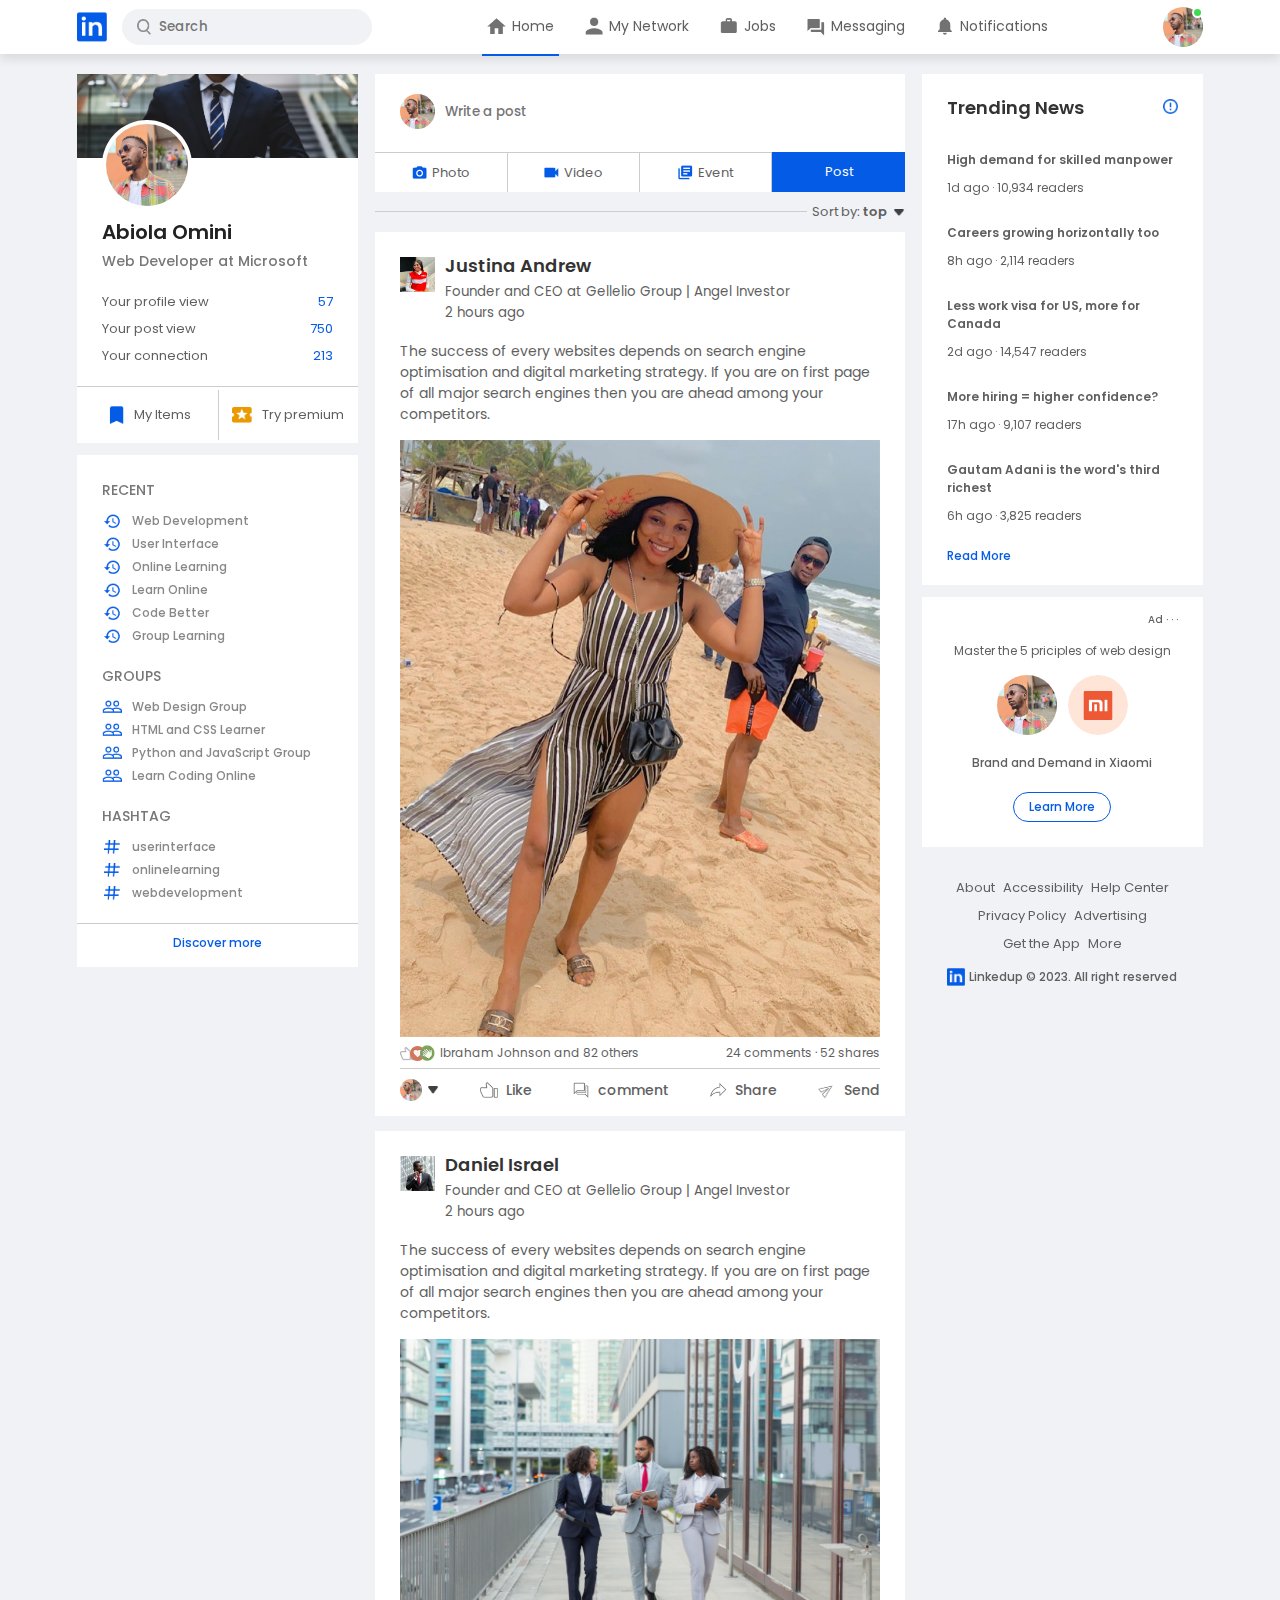
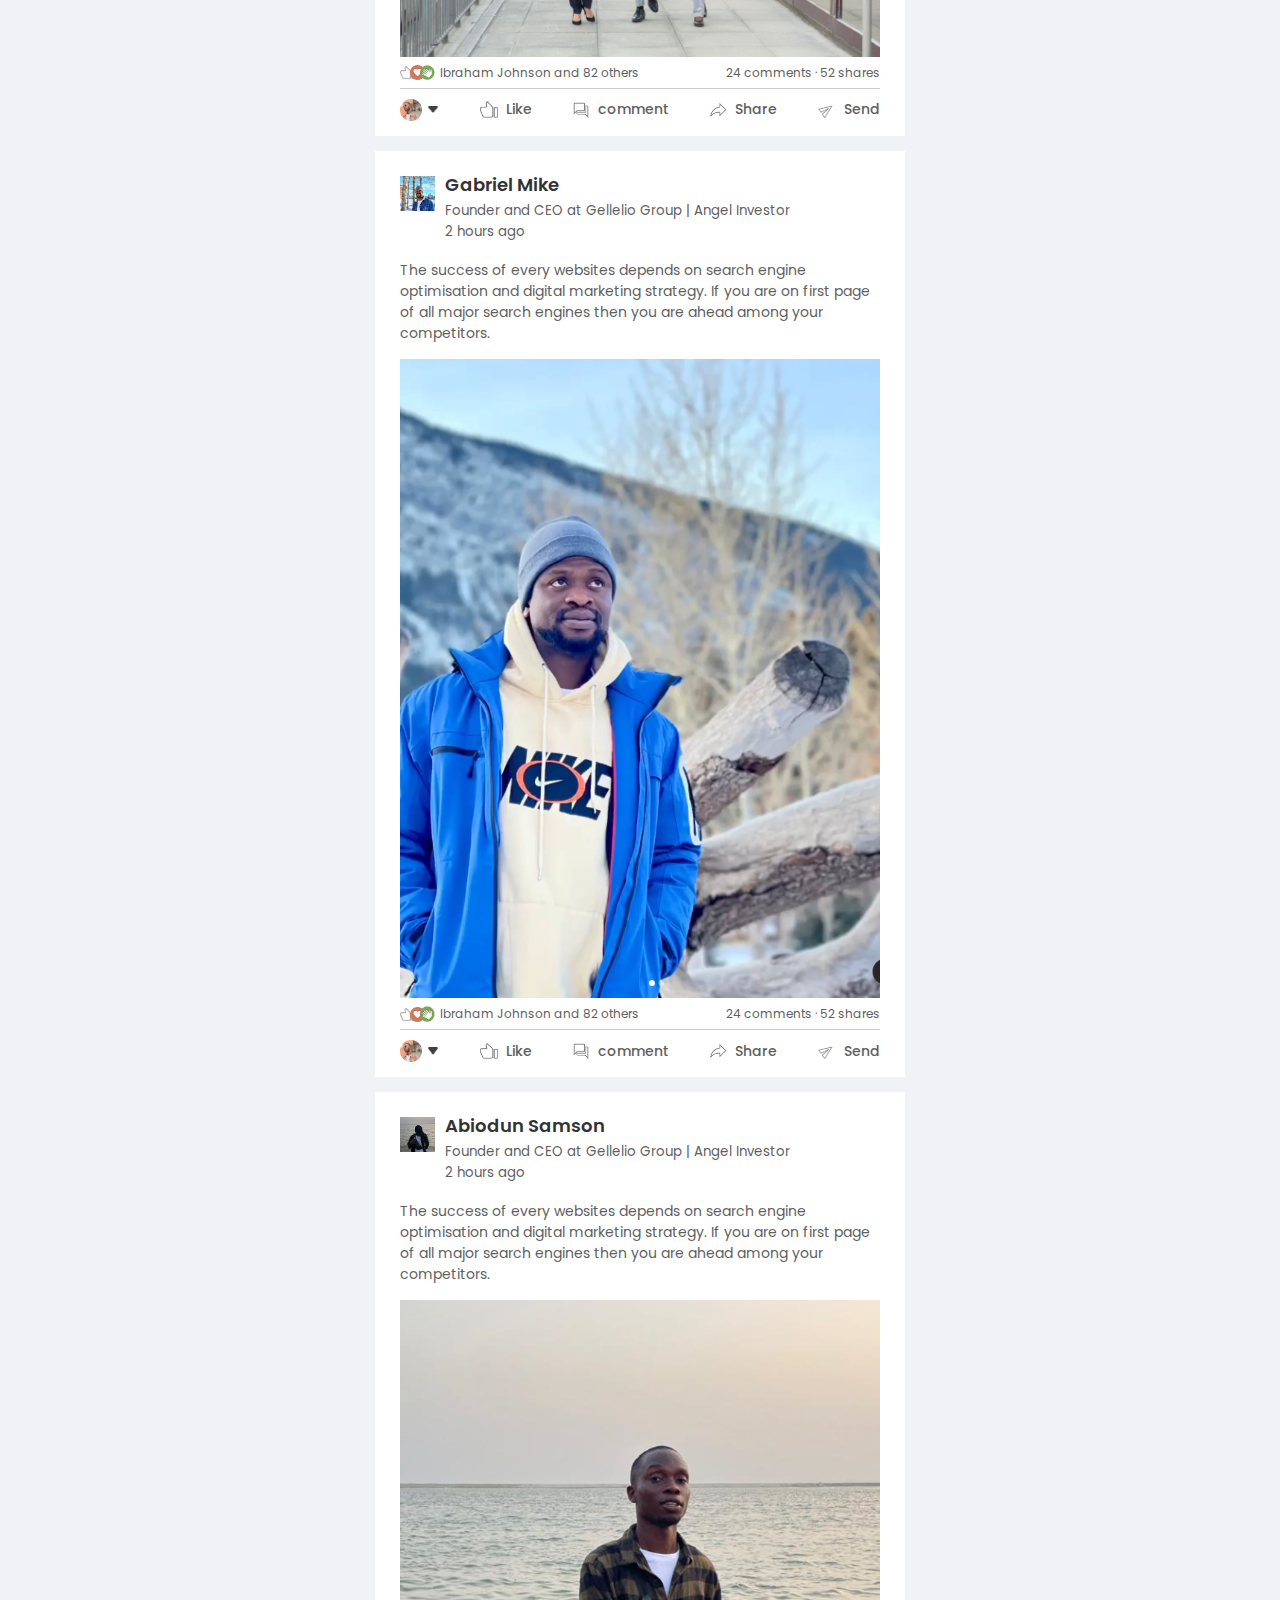
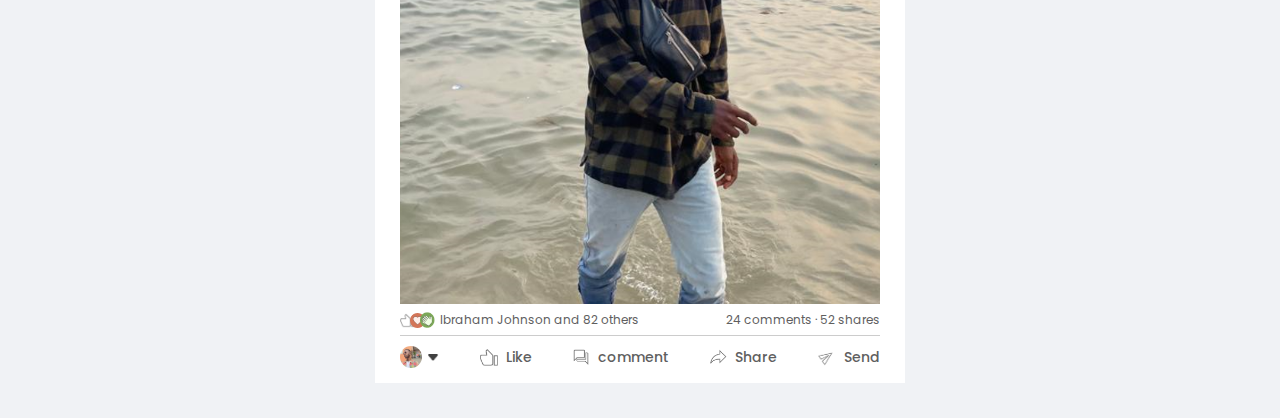
<file: index.html>
<!DOCTYPE html>
<html lang="en">
<head>
    <meta charset="UTF-8">
    <meta name="viewport" content="width=device-width, initial-scale=1.0">
    <title>Social Medial Website Design - Easy Tutorial</title>
    <link rel="stylesheet" href="style.css">
    <link rel="preconnect" href="https://fonts.googleapis.com">
<link rel="preconnect" href="https://fonts.gstatic.com" crossorigin>
<link href="https://fonts.googleapis.com/css2?family=Merriweather&family=Poppins&display=swap" rel="stylesheet">

</head>
<body>

    <nav class="navbar">
        <div class="navbar-left">
            <a href="index.html" class="logo"><img src="images/logo.png"></a>

            <div class="search-box">
                <img src="images/search.png">
                <input type="text" placeholder="Search">
            </div>

        </div>
        <div class="navbar-center">
            <ul>
                <li><a href="#" class="active-link"><img src="images/home.png"> <span>Home</span></a></li>
                <li><a href="#"><img src="images/network.png"> <span>My Network</span></a></li>
                <li><a href="#"><img src="images/jobs.png"> <span>Jobs</span></a></li>
                <li><a href="#"><img src="images/message.png"> <span>Messaging</span></a></li>
                <li><a href="#"><img src="images/notification.png"> <span>Notifications</span></a></li>
            </ul>
        </div>
        <div class="navbar-right">
            <div class="online">
                <img src="images/user-1.png" class="nav-profile-img" onclick="toggleMenu()">
            </div>
            
        </div>
<!-- -----------profile-drop-menu--------- -->
        <div class="profile-menu-wrap" id="profileMenu">
            <div class="profile-menu">
                <div class="user-info">
                    <img src="images/user-1.png">
                    <div>
                        <h3>Abiola Omini</h3>
                        <a href="profile.html"> See your profile</a>
                    </div>
                </div>
                <hr>
                <a href="#" class="profile-menu-link">
                    <img src="images/feedback.png">
                    <p>Give Feedback</p>
                    <!-- <span>></span> -->
                </a>
                <a href="#" class="profile-menu-link">
                    <img src="images/setting.png">
                    <p>Setting and Privacy</p>
                    <!-- <span>></span> -->
                </a>
                <a href="#" class="profile-menu-link">
                    <img src="images/help.png">
                    <p>Help and Support</p>
                    <!-- <span>></span> -->
                </a>
                <a href="#" class="profile-menu-link">
                    <img src="images/display.png">
                    <p>Display and Accessibility</p>
                    <!-- <span>></span> -->
                </a>
                <a href="#" class="profile-menu-link">
                    <img src="images/logout.png">
                    <p>Logout</p>
                    <!-- <span>></span> -->
                </a>
            </div>
        </div>


    </nav>


<!-- -------------- navbar close -------------------- -->

<div class="container">
<!-- --------------left sidebar------------------- -->
    <div class="left-sidebar">
        <div class="sidebar-profile-box">
            <img src="images/cover-pic.png" width="100%">
            <div class="sidebar-profile-info">
                <img src="images/user-1.png">
                <h1>Abiola Omini</h1>
                <h3>Web Developer at Microsoft</h3>
                <ul>
                    <li>Your profile view<span>57</span> </li>
                    <li>Your post view<span>750</span> </li>
                    <li>Your connection<span>213</span> </li>
                </ul>
            </div>
            <div class="sidebar-profile-link">
                <a href="#"><img src="images/items.png"> My Items</a>
                <a href="#"><img src="images/premium.png"> Try premium</a>
            </div>
        </div>

        <div class="sidebar-activity" id="sidebarActivity">
            <h3>RECENT</h3>
            <a href="#"><img src="images/recent.png"> Web Development</a>
            <a href="#"><img src="images/recent.png"> User Interface</a>
            <a href="#"><img src="images/recent.png"> Online Learning</a>
            <a href="#"><img src="images/recent.png"> Learn Online</a>
            <a href="#"><img src="images/recent.png"> Code Better</a>
            <a href="#"><img src="images/recent.png"> Group Learning</a>
            <h3>GROUPS</h3>
            <a href="#"><img src="images/group.png"> Web Design Group</a>
            <a href="#"><img src="images/group.png"> HTML and CSS Learner</a>
            <a href="#"><img src="images/group.png"> Python and JavaScript Group</a>
            <a href="#"><img src="images/group.png"> Learn Coding Online</a>
            <h3>HASHTAG</h3>
            <a href="#"><img src="images/hashtag.png"> userinterface</a>
            <a href="#"><img src="images/hashtag.png"> onlinelearning</a>
            <a href="#"><img src="images/hashtag.png"> webdevelopment</a>
            <div class="discover-more-link">
                <a href="#">Discover more</a>
            </div>
        </div>

        <p id="showMoreLink" onclick="toggleActivity()">Show more <b>+</b></p>
    </div>

<!-- -------------------main content--------------- -->
    <div class="main-content">

        <div class="create-post">
            <div class="create-post-input">
                <img src="images/user-1.png">
                <textarea rows="2" placeholder="Write a post"></textarea>
            </div>
            <div class="create-post-links">
                <li><img src="images/photo.png">Photo</li>
                <li><img src="images/video.png">Video</li>
                <li><img src="images/event.png">Event</li>
                <li>Post</li>
            </div>
        </div>
        <div class="sort-by">
            <hr>
            <p>Sort by: <span>top <img src="images/down-arrow.png"></span></p>
        </div>

        <div class="post">
            <div class="post-author">
                <img src="images/user-3.png">
                <div>
                    <h1>Justina Andrew</h1>
                    <small>Founder and CEO at Gellelio Group | Angel Investor</small>
                    <small>2 hours ago</small>
                </div>
            </div>
            <p>The success of every websites depends on search engine optimisation and digital marketing strategy. If you are on first page of all major search engines then you are ahead among your competitors.</p>
            <img src="images/post-image-1.png" width="100%">

            <div class="post-stats">
                <div>
                    <img src="images/thumbsup.png">
                    <img src="images/love.png">
                    <img src="images/clap.png">
                    <span class="liked-user">Ibraham Johnson and 82 others</span>
                </div>
                <div>
                    <span>24 comments &middot; 52 shares</span>
                </div>
            </div>
            <div class="post-activity">
                <div>
                    <img src="images/user-1.png" class="post-activity-user-icon">
                    <img src="images/down-arrow.png" class="post-activity-arrow-icon">
                </div>
                <div class="post-activity-link">
                    <img src="images/like.png">
                    <span>Like</span>
                </div>
                <div class="post-activity-link">
                    <img src="images/comment.png">
                    <span>comment</span>
                </div>
                <div class="post-activity-link">
                    <img src="images/share.png">
                    <span>Share</span>
                </div>
                <div class="post-activity-link">
                    <img src="images/send.png">
                    <span>Send</span>
                </div>
            </div>
        </div>

        <div class="post">
            <div class="post-author">
                <img src="images/user-2.png">
                <div>
                    <h1>Daniel Israel</h1>
                    <small>Founder and CEO at Gellelio Group | Angel Investor</small>
                    <small>2 hours ago</small>
                </div>
            </div>
            <p>The success of every websites depends on search engine optimisation and digital marketing strategy. If you are on first page of all major search engines then you are ahead among your competitors.</p>
            <img src="images/post-image-3.png" width="100%">

            <div class="post-stats">
                <div>
                    <img src="images/thumbsup.png">
                    <img src="images/love.png">
                    <img src="images/clap.png">
                    <span class="liked-user">Ibraham Johnson and 82 others</span>
                </div>
                <div>
                    <span>24 comments &middot; 52 shares</span>
                </div>
            </div>
            <div class="post-activity">
                <div>
                    <img src="images/user-1.png" class="post-activity-user-icon">
                    <img src="images/down-arrow.png" class="post-activity-arrow-icon">
                </div>
                <div class="post-activity-link">
                    <img src="images/like.png">
                    <span>Like</span>
                </div>
                <div class="post-activity-link">
                    <img src="images/comment.png">
                    <span>comment</span>
                </div>
                <div class="post-activity-link">
                    <img src="images/share.png">
                    <span>Share</span>
                </div>
                <div class="post-activity-link">
                    <img src="images/send.png">
                    <span>Send</span>
                </div>
            </div>
        </div>
        <div class="post">
            <div class="post-author">
                <img src="images/user-5.png">
                <div>
                    <h1>Gabriel Mike</h1>
                    <small>Founder and CEO at Gellelio Group | Angel Investor</small>
                    <small>2 hours ago</small>
                </div>
            </div>
            <p>The success of every websites depends on search engine optimisation and digital marketing strategy. If you are on first page of all major search engines then you are ahead among your competitors.</p>
            <img src="images/post-image-4.png" width="100%">

            <div class="post-stats">
                <div>
                    <img src="images/thumbsup.png">
                    <img src="images/love.png">
                    <img src="images/clap.png">
                    <span class="liked-user">Ibraham Johnson and 82 others</span>
                </div>
                <div>
                    <span>24 comments &middot; 52 shares</span>
                </div>
            </div>
            <div class="post-activity">
                <div>
                    <img src="images/user-1.png" class="post-activity-user-icon">
                    <img src="images/down-arrow.png" class="post-activity-arrow-icon">
                </div>
                <div class="post-activity-link">
                    <img src="images/like.png">
                    <span>Like</span>
                </div>
                <div class="post-activity-link">
                    <img src="images/comment.png">
                    <span>comment</span>
                </div>
                <div class="post-activity-link">
                    <img src="images/share.png">
                    <span>Share</span>
                </div>
                <div class="post-activity-link">
                    <img src="images/send.png">
                    <span>Send</span>
                </div>
            </div>
        </div>

        <div class="post">
            <div class="post-author">
                <img src="images/user-4.png">
                <div>
                    <h1>Abiodun Samson</h1>
                    <small>Founder and CEO at Gellelio Group | Angel Investor</small>
                    <small>2 hours ago</small>
                </div>
            </div>
            <p>The success of every websites depends on search engine optimisation and digital marketing strategy. If you are on first page of all major search engines then you are ahead among your competitors.</p>
            <img src="images/post-image-2.png" width="100%">

            <div class="post-stats">
                <div>
                    <img src="images/thumbsup.png">
                    <img src="images/love.png">
                    <img src="images/clap.png">
                    <span class="liked-user">Ibraham Johnson and 82 others</span>
                </div>
                <div>
                    <span>24 comments &middot; 52 shares</span>
                </div>
            </div>
            <div class="post-activity">
                <div>
                    <img src="images/user-1.png" class="post-activity-user-icon">
                    <img src="images/down-arrow.png" class="post-activity-arrow-icon">
                </div>
                <div class="post-activity-link">
                    <img src="images/like.png">
                    <span>Like</span>
                </div>
                <div class="post-activity-link">
                    <img src="images/comment.png">
                    <span>comment</span>
                </div>
                <div class="post-activity-link">
                    <img src="images/share.png">
                    <span>Share</span>
                </div>
                <div class="post-activity-link">
                    <img src="images/send.png">
                    <span>Send</span>
                </div>
            </div>
        </div>
        
    </div>





<!-- --------------------right sidebar---------------- -->
    <div class="right-sidebar">
        <div class="sidebar-news">
        <img src="images/more.png" class="info-icon">
        <h3>Trending News</h3>
        <a href="#">High demand for skilled manpower</a>
        <span>1d ago &middot; 10,934 readers</span>

        <a href="#">Careers growing horizontally too</a>
        <span>8h ago &middot; 2,114 readers</span>

        <a href="#">Less work visa for US, more for Canada</a>
        <span>2d ago &middot; 14,547 readers</span>

        <a href="#">More hiring = higher confidence?</a>
        <span>17h ago &middot; 9,107 readers</span>

        <a href="#">Gautam Adani is the word's third richest</a>
        <span>6h ago &middot; 3,825 readers</span>

        <a href="#" class="read-more-link">Read More</a>
        </div>

        <div class="sidebar-ad">
            <small>Ad &middot; &middot; &middot;</small>
            <p>Master the 5 priciples of web design</p>
            <div>
                <img src="images/user-1.png">
                <img src="images/mi-logo.png">
            </div>
            <b>Brand and Demand in Xiaomi</b>
            <a href="#" class="ad-link">Learn More</a>
        </div>

        <div class="sidebar-useful-links">
            <a href="#">About</a>
            <a href="#">Accessibility</a>
            <a href="#">Help Center</a>
            <a href="#">Privacy Policy</a>
            <a href="#">Advertising</a>
            <a href="#">Get the App</a>
            <a href="#">More</a>

            <div class="copyright-msg">
                <img src="images/logo.png">
                <p>Linkedup &#169; 2023. All right reserved</p>
            </div>
        </div>

    </div>
</div>
    
<script>

    let profileMenu = document.getElementById("profileMenu");

    function toggleMenu(){
        profileMenu.classList.toggle("open-menu");
    }

</script>

<script>

    let sideActivity = document.getElementById("sidebarActivity");
    let moreLink = document.getElementById("showMoreLink");

    function toggleActivity(){
        sideActivity.classList.toggle("open-activity");

        if(sideActivity.classList.contains("open-activity")){
            moreLink.innerHTML = "Show less <b>-</b>";
        }
        else{
            moreLink.innerHTML = "Show more <b>+</b>";
        }
    }

</script>

</body>
</html>
</file>
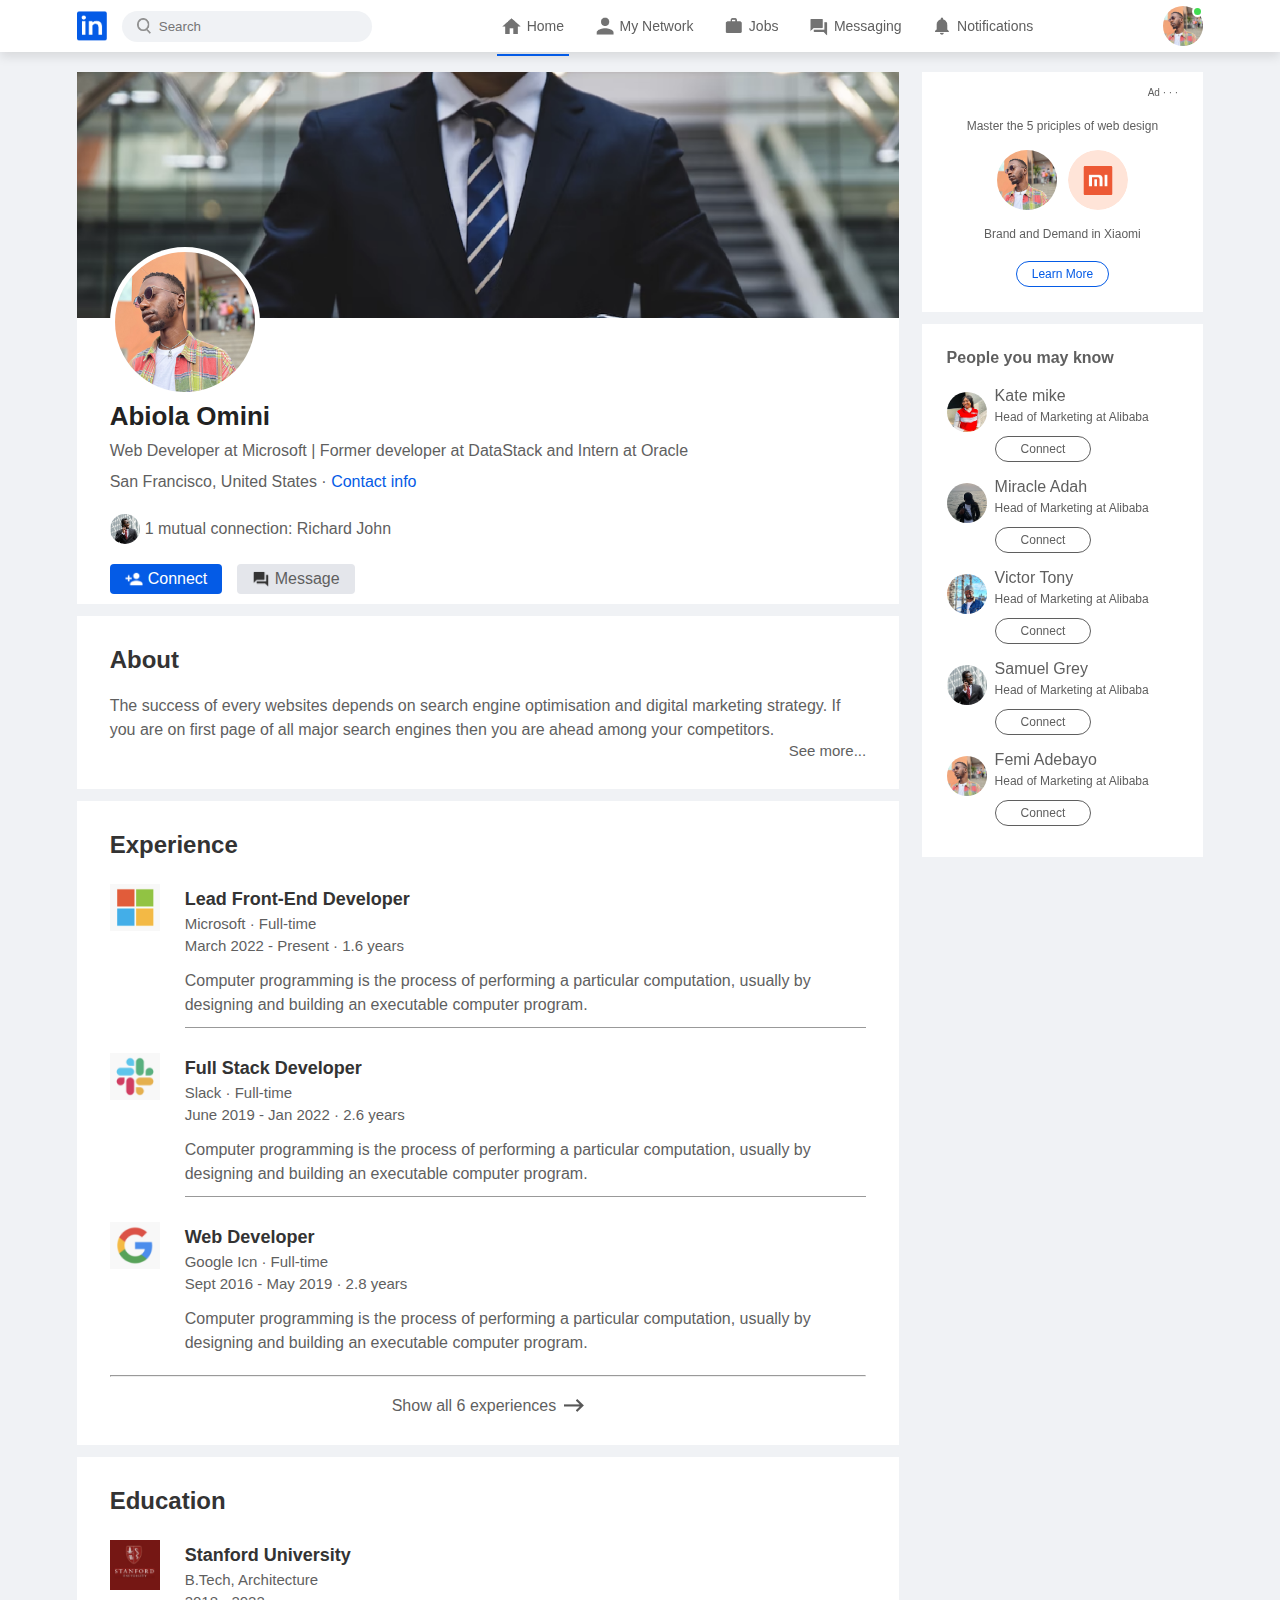
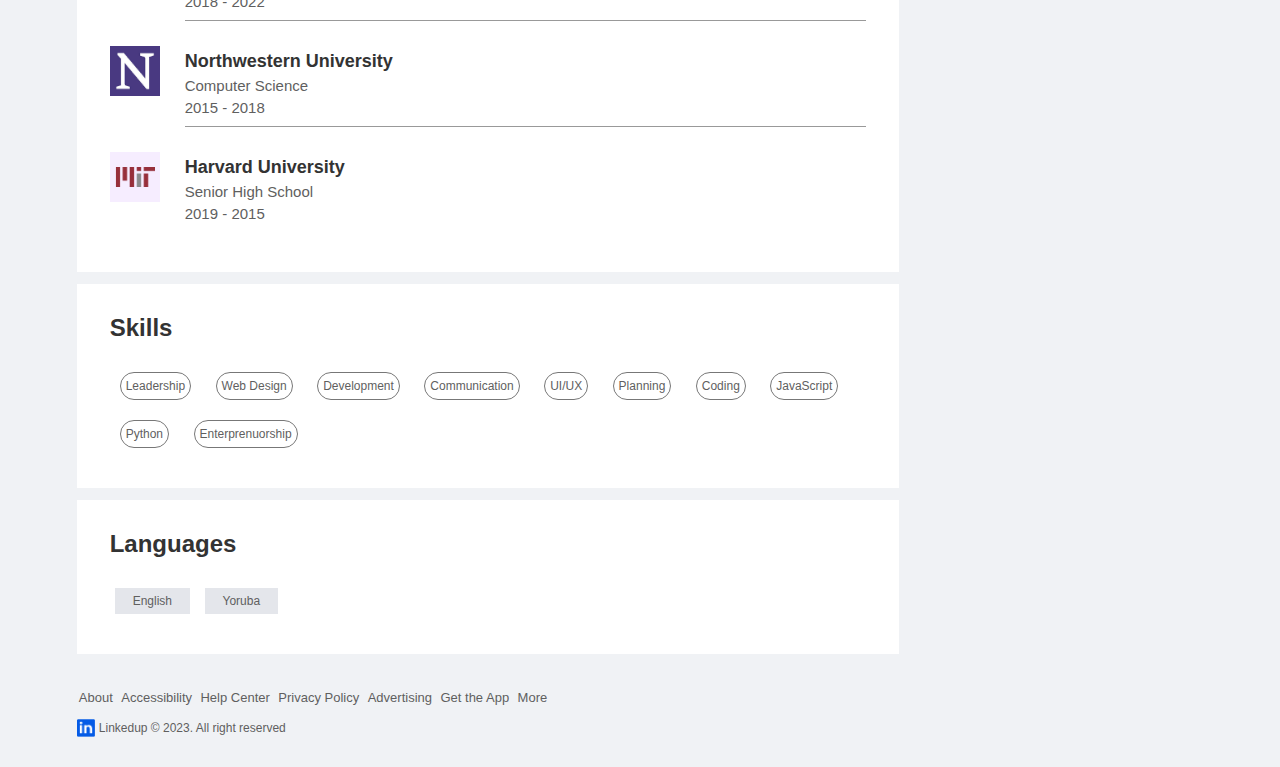
<file: profile.html>
<!DOCTYPE html>
<html lang="en">
<head>
    <meta charset="UTF-8">
    <meta name="viewport" content="width=device-width, initial-scale=1.0">
    <title>Social Medial Website Design - Easy Tutorial</title>
    <link rel="stylesheet" href="style.css">
</head>
<body>

    <nav class="navbar">
        <div class="navbar-left">
            <a href="index.html" class="logo"><img src="images/logo.png"></a>

            <div class="search-box">
                <img src="images/search.png">
                <input type="text" placeholder="Search">
            </div>

        </div>
        <div class="navbar-center">
            <ul>
                <li><a href="#" class="active-link"><img src="images/home.png"> <span>Home</span></a></li>
                <li><a href="#"><img src="images/network.png"> <span>My Network</span></a></li>
                <li><a href="#"><img src="images/jobs.png"> <span>Jobs</span></a></li>
                <li><a href="#"><img src="images/message.png"> <span>Messaging</span></a></li>
                <li><a href="#"><img src="images/notification.png"> <span>Notifications</span></a></li>
            </ul>
        </div>
        <div class="navbar-right">
            <div class="online">
                <img src="images/user-1.png" class="nav-profile-img" onclick="toggleMenu()">
            </div>
            
        </div>
<!-- -----------profile-drop-menu--------- -->
        <div class="profile-menu-wrap" id="profileMenu">
            <div class="profile-menu">
                <div class="user-info">
                    <img src="images/user-1.png">
                    <div>
                        <h3>Abiola Omini</h3>
                        <a href="profile.html"> See your profile</a>
                    </div>
                </div>
                <hr>
                <a href="#" class="profile-menu-link">
                    <img src="images/feedback.png">
                    <p>Give Feedback</p>
                    <!-- <span>></span> -->
                </a>
                <a href="#" class="profile-menu-link">
                    <img src="images/setting.png">
                    <p>Setting and Privacy</p>
                    <!-- <span>></span> -->
                </a>
                <a href="#" class="profile-menu-link">
                    <img src="images/help.png">
                    <p>Help and Support</p>
                    <!-- <span>></span> -->
                </a>
                <a href="#" class="profile-menu-link">
                    <img src="images/display.png">
                    <p>Display and Accessibility</p>
                    <!-- <span>></span> -->
                </a>
                <a href="#" class="profile-menu-link">
                    <img src="images/logout.png">
                    <p>Logout</p>
                    <!-- <span>></span> -->
                </a>
            </div>
        </div>


    </nav>


<!-- -------------- navbar close -------------------- -->

<div class="container">
    <div class="profile-main">
        <div class="profile-container">
            <img src="images/cover-pic.png" width="100%">
            <div class="profile-container-inner">
                <img src="images/user-1.png" class="profile-pic">
                <h1>Abiola Omini</h1>
                <b>Web Developer at Microsoft | Former developer at DataStack and Intern at Oracle</b>
                <p>San Francisco, United States &middot; <a href="#">Contact info</a></p>
                <div class="mutual-connection">
                    <img src="images/user-2.png">
                    <span>1 mutual connection: Richard John</span>
                </div>
                <div class="profile-btn">
                    <a href="#" class="primary-btn"><img src="images/connect.png">Connect</a>
                    <a href="#"><img src="images/chat.png">Message</a>
                </div>
            </div>
        </div>

        <div class="profile-description">
            <h2>About</h2>
            <p>The success of every websites depends on search engine optimisation and digital marketing strategy. If you are on first page of all major search engines then you are ahead among your competitors.</p>
            <a href="#" class="see-more-link">See more...</a>
        </div>

        <div class="profile-description">
            <h2>Experience</h2>
            <div class="profile-desc-row">
                <img src="images/microsoft.png">
                <div>
                    <h3>Lead Front-End Developer</h3>
                    <b>Microsoft &middot; Full-time</b>
                    <b>March 2022 - Present &middot; 1.6 years</b>
                    <p>Computer programming is the process of performing a particular computation, usually by designing and building an executable computer program.</p>
                    <hr>
                </div>
            </div>
            <div class="profile-desc-row">
                <img src="images/slack.png">
                <div>
                    <h3>Full Stack Developer</h3>
                    <b>Slack &middot; Full-time</b>
                    <b>June 2019 - Jan 2022 &middot; 2.6 years</b>
                    <p>Computer programming is the process of performing a particular computation, usually by designing and building an executable computer program.</p>
                    <hr>
                </div>
            </div>
            <div class="profile-desc-row">
                <img src="images/google.png">
                <div>
                    <h3>Web Developer</h3>
                    <b>Google Icn &middot; Full-time</b>
                    <b>Sept 2016 - May 2019 &middot; 2.8 years</b>
                    <p>Computer programming is the process of performing a particular computation, usually by designing and building an executable computer program.</p>
                </div>
            </div>
            <hr>
            <a href="#" class="experience-link">Show all 6 experiences <img src="images/right-arrow.png"></a>
        </div>

        <div class="profile-description">
            <h2>Education</h2>
            <div class="profile-desc-row">
                <img src="images/stanford.png"> 
                <div>
                    <h3>Stanford University</h3>
                    <b>B.Tech, Architecture</b>
                    <b>2018 - 2022</b>
                    <hr>
                </div>
            </div>
            <div class="profile-desc-row">
                <img src="images/north.png"> 
                <div>
                    <h3>Northwestern University</h3>
                    <b>Computer Science</b>
                    <b>2015 - 2018</b>
                    <hr>
                </div>
            </div>
            <div class="profile-desc-row">
                <img src="images/mit.png"> 
                <div>
                    <h3>Harvard University</h3>
                    <b>Senior High School</b>
                    <b>2019 - 2015</b>
                </div>
            </div>
        </div>

        <div class="profile-description">
            <h2>Skills</h2>
            <a href="#" class="skills-btn">Leadership</a>
            <a href="#" class="skills-btn">Web Design</a>
            <a href="#" class="skills-btn">Development</a>
            <a href="#" class="skills-btn">Communication</a>
            <a href="#" class="skills-btn">UI/UX</a>
            <a href="#" class="skills-btn">Planning</a>
            <a href="#" class="skills-btn">Coding</a>
            <a href="#" class="skills-btn">JavaScript</a>
            <a href="#" class="skills-btn">Python</a>
            <a href="#" class="skills-btn">Enterprenuorship</a>
        </div>
        <div class="profile-description">
            <h2>Languages</h2>
            <a href="#" class="Language-btn">English</a>
            <a href="#" class="Language-btn">Yoruba</a>
            
        </div>
    </div>



    <!-- ------------profile-sidebar------------ -->
    <div class="profile-sidebar">
        <div class="sidebar-ad">
            <small>Ad &middot; &middot; &middot;</small>
            <p>Master the 5 priciples of web design</p>
            <div>
                <img src="images/user-1.png">
                <img src="images/mi-logo.png">
            </div>
            <b>Brand and Demand in Xiaomi</b>
            <a href="#" class="ad-link">Learn More</a>
        </div>

        <div class="sidebar-people">
            <h3>People you may know</h3>
            <div class="sidebar-people-row">
                <img src="images/user-3.png">
                <div>
                    <h2>Kate mike</h2>
                    <p>Head of Marketing at Alibaba</p>
                    <a href="#">Connect</a>
                </div>
            </div>
            <div class="sidebar-people-row">
                <img src="images/user-4.png">
                <div>
                    <h2>Miracle Adah</h2>
                    <p>Head of Marketing at Alibaba</p>
                    <a href="#">Connect</a>
                </div>
            </div>
            <div class="sidebar-people-row">
                <img src="images/user-5.png">
                <div>
                    <h2>Victor Tony</h2>
                    <p>Head of Marketing at Alibaba</p>
                    <a href="#">Connect</a>
                </div>
            </div>
            <div class="sidebar-people-row">
                <img src="images/user-2.png">
                <div>
                    <h2>Samuel Grey</h2>
                    <p>Head of Marketing at Alibaba</p>
                    <a href="#">Connect</a>
                </div>
            </div>
            <div class="sidebar-people-row">
                <img src="images/user-1.png">
                <div>
                    <h2>Femi Adebayo</h2>
                    <p>Head of Marketing at Alibaba</p>
                    <a href="#">Connect</a>
                </div>
            </div>
        </div>

    </div>
</div>

    

    <div class="profile-footer">
        <div class="sidebar-useful-links">
            <a href="#">About</a>
            <a href="#">Accessibility</a>
            <a href="#">Help Center</a>
            <a href="#">Privacy Policy</a>
            <a href="#">Advertising</a>
            <a href="#">Get the App</a>
            <a href="#">More</a>

            <div class="copyright-msg">
                <img src="images/logo.png">
                <p>Linkedup &#169; 2023. All right reserved</p>
            </div>
        </div>
    </div>


<script>

    let profileMenu = document.getElementById("profileMenu");

    function toggleMenu(){
        profileMenu.classList.toggle("open-menu");
    }

</script>

</body>
</html>
</file>
<file: style.css>
*{
    margin: 0;
    padding: 0;
    font-family: 'poppins', sans-serif;
    box-sizing: border-box;
}

body {
    background: #f0f2f5;
    color: #5f5f5f;
}

a{
    text-decoration: none;
    color: #5f5f5f;
}

p{
    line-height: 1.5;
}

.navbar{
    display: flex;
    align-items: center;
    justify-content: space-between;
    background: #fff;
    padding: 6px 6%;
    position: sticky;
    top: 0;
    z-index: 100;
    box-shadow: 0 5px 10px rgba(0, 0, 0, 0.1);
}

.logo img{
    width: 30px;
    margin-right: 15px;
    display: block;
}

.navbar-center ul li{
    display: inline-block;
    list-style: none;
}

.navbar-center ul li a{
    display: flex;
    align-items: center;
    font-size: 14px;
    margin: 5px 8px;
    padding-right: 5px;
    position: relative;
}

.navbar-center ul li a img{
    width: 30px;
}

.navbar-center ul li a::after{
    content: '';
    width: 0;
    height: 2px;
    background: #045be6;
    position: absolute;
    bottom: -15px;
    transition: width 0.3s;
}

.navbar-center ul li a:hover::after,
.navbar-center ul li a.active-link::after
{
    width: 100%;
}

.nav-profile-img{
    width: 40px;
    border-radius: 50%;
    display: block;
    cursor: pointer;
    position: relative;
}

.online{
    position: relative;
}

.online::after{
    content: '';
    width: 7px;
    height: 7px;
    border: 2px solid #fff;
    border-radius: 50%;
    right: 0;
    top: 0;
    background: #41db51;
    position: absolute;
}

.search-box{
    background: #f0f2f5;
    width: 250px;
    border-radius: 20px;
    display: flex;
    align-items: center;
    padding: 0 15px;
}

.navbar-left{
    display: flex;
    align-items: center;
}

.search-box img{
    width: 14px;
}

.search-box input{
    width: 100%;
    background: transparent;
    padding: 8px;
    outline: none;
    border: 0;
}

/* ------ navbar end------- */

.container{
    padding: 20px 6%;
    display: flex;
    flex-wrap: wrap;
    justify-content: space-between;
}

/* ---------left sidebar-------- */
.left-sidebar{
    flex-basis: 25%;
    align-self: flex-start;
    position: sticky;
    top: 73px;
}

.sidebar-profile-box{
    background: #fff;
}

.sidebar-profile-info{
    padding: 0 25px;
}

.sidebar-profile-info img{
    width: 90px;
    border-radius: 50%;
    background: #fff;
    padding: 4px;
    margin-top: -45px;
}

.sidebar-profile-info h1{
    font-size: 20px;
    font-weight: 600;
    color: #222;
    margin-bottom: 4px;
}

.sidebar-profile-info h3{
    font-size: 14px;
    font-weight: 500;
    color: #777;
    margin-bottom: 4px;
}

.sidebar-profile-info ul{
    list-style: none;
    margin: 20px 0;
}

.sidebar-profile-info ul li{
    width: 100%;
    margin: 7px 0;
    font-size: 13px;
}

.sidebar-profile-info ul li span{
    float: right;
    color: #045be6;
}

.sidebar-profile-link{
    display: flex;
    align-items: center;
    border-top: 1px solid #ccc;
}

.sidebar-profile-link a{
    flex-basis: 50%;
    display: flex;
    align-items: center;
    justify-content: center;
    padding: 15px 0;
    font-size: 13px;
    border-left: 1px solid #ccc;
}

.sidebar-profile-link a:first-child{
    border-left: 0;
}

.sidebar-profile-link a img{
    width: 20px;
    margin-right: 10px;
}

.sidebar-activity{
    background: #fff;
    padding: 5px 25px;
    margin: 12px 0;
}

.sidebar-activity h3{
    color: #777;
    font-size: 14px;
    font-weight: 500;
    margin: 20px 0 10px;
}

.sidebar-activity a{
    display: flex;
    align-items: center;
    font-size: 12px;
    font-weight: 500;
    color: #888;
    margin: 3px 0;
}

.sidebar-activity a img{
    width: 20px;
    margin-right: 10px;
}

.discover-more-link{
    border-top: 1px solid #ccc;
    text-align: center;
    margin-top: 20px;
    margin-left: -25px;
    margin-right: -25px;
}

.discover-more-link a{
    color: #045be6;
    display: inline-block;
    margin: 10px 0;
}


/* ---------right sidebar-------- */
.right-sidebar{
    flex-basis: 25%;
    align-self: flex-start;
    position: sticky;
    top: 73px;
}

.sidebar-news{
    background: #fff;
    padding: 10px 25px; 
}

.info-icon{
    width: 15px;
    float: right;
    margin-top: 15px;
}

.sidebar-news h3{
    font-size: 18px;
    font-weight: 600;
    color: #333;
    margin: 10px 0 30px;
}

.sidebar-news a{
    display: block;
    font-size: 12px;
    font-weight: 600;
    margin-top: 25px;
    margin-bottom: 5px;
}

.sidebar-news span{
    font-size: 12px;
}

.sidebar-news .read-more-link{
    color: #045be6;
    font-weight: 500;
    margin: 20px 0 10px;
}

.sidebar-ad{
    background: #fff;
    padding: 15px 25px;
    text-align: center;
    margin: 12px 0;
    font-size: 12px;
}

.sidebar-ad img{
    width: 60px;
    border-radius: 50%;
    margin: 4px;
    margin-top: 5px;
}

.sidebar-ad small{
    float: right;
    font-weight: 500;
}

.sidebar-ad p{
    margin-top: 30px;
    margin-bottom: 10px;
}

.sidebar-ad b{
    display: block;
    font-weight: 500;
    margin-top: 10px;
}

.ad-link{
    display: inline-block;
    border: 1px solid #045be6;
    border-radius: 30px;
    padding: 5px 15px;
    color: #045be6;
    font-weight: 500;
    margin: 20px auto 10px;
}

.sidebar-useful-links{
    padding: 15px 25px;
    text-align: center;
}

.sidebar-useful-links a{
    display: inline-block;
    font-size: 13px;
    margin: 4px 2px;
}

.copyright-msg{
    display: flex;
    align-items: center;
    justify-content: center;
    font-size: 12px;
    margin-top: 10px;
    font-weight: 500;
}

.copyright-msg img{
    width: 18px;
    margin-right: 4px;
}


/* -----------main content------ */
.main-content{
    flex-basis: 47%;
}

.create-post{
    background: #fff;
}

.create-post-input{
    padding: 20px 25px 10px;
    display: flex;
    align-items: flex-start;
}

.create-post-input img{
    width: 35px;
    border-radius: 50%;
    margin-right: 10px;
}

.create-post-input textarea{
    width: 100%;
    border: 0;
    outline: 0;
    resize: none;
    background: transparent;
    margin-top: 8px;
}

::placeholder{
    font-weight: 500;
}

.create-post-links{
    display: flex;
    align-items: flex-start;
}

.create-post-links li{
    list-style: none;
    border-top: 1px solid #ccc;
    border-right: 1px solid #ccc;
    flex-basis: 25%;
    height: 40px;
    font-size: 13px;
    display: flex;
    align-items: center;
    justify-content: center;
    cursor: pointer;
}

.create-post-links li img{
    width: 15px;
    margin-right: 5px;
}

.create-post-links li:last-child{
    background: #045be6;
    color: #fff;
    border-top: 0;
    border-right: 0;
}

.sort-by{
    display: flex;
    align-items: center;
    margin: 10px 0;
}

.sort-by hr{
    flex: 1;
    border: 0;
    height: 1px;
    background: #ccc;
}

.sort-by p{
    font-size: 13px;
    padding-left: 5px;
}

.sort-by p span{
    font-weight: 600;
    cursor: pointer;
}

.sort-by p span img{
    width: 12px;
    margin-left: 3px;
}

.post{
    background: #fff;
    padding: 20px 25px 5px;
    margin: 5px 0 15px;
}

.post-author{
    display: flex;
    align-items: flex-start;
    margin-bottom: 20px;
}

.post-author img{
    width: 35px;
    border: 50%;
    margin-right: 10px;
    margin-top: 5px;
}

.post-author h1{
    font-size: 18px;
    font-weight: 600;
    color: #333;
}

.post-author small{
    display: block;
    margin-bottom: -2px;
    margin-top: 3px;
}

.post p{
    font-size: 14px;
    margin-bottom: 15px;
}

.post-stats{
    display: flex;
    flex-wrap: wrap;
    align-items: center;
    justify-content: space-between;
    font-size: 12px;
    border-bottom: 1px solid #ccc;
    padding-bottom: 6px;
}

.post-stats div{
    display: flex;
    align-items: center;
}

.post-stats img{
    width: 15px;
    margin-right: -5px;
}

.liked-user{
    margin-left: 10px;
}

.post-activity{
    display: flex;
    align-items: center;
    justify-content: space-between;
    padding: 10px 0;
    font-size: 14px;
    font-weight: 500;
}

.post-activity div{
    display: flex;
    align-items: center;
}

.post-activity-user-icon{
    width: 22px;
    border-radius: 50%;
}

.post-activity-arrow-icon{
    width: 12px;
    margin-left: 5px;
}

.post-activity-link img{
    width: 18px;
    margin-right: 8px;
}


/* ----------profile-drop-menu--------- */
.profile-menu-wrap{
    position: absolute;
    top: 100%;
    right: 5%;
    width: 360px;
    max-height: 0;
    overflow: hidden;
    transition: max-height 0.5s;
}

.profile-menu-wrap.open-menu{
    max-height: 400px;
}

.profile-menu{
    background: #dbd9d9;
    color: #222;
    padding: 20px;
    margin: 10px;
}

.user-info{
    display: flex;
    align-items: center;
}

.user-info img{
    width: 50px;
    border-radius: 50%;
    margin-right: 15px;
}

.user-info h3{
    font-size: 500;
    margin-bottom: -3px;
}

.user-info a{
    color: #045be6;
    font-size: 13px;
}

.profile-menu hr{
    border: 0;
    height: 1px;
    width: 100%;
    background: #333;
    margin: 15px 0 10px;
}

.profile-menu-link{
    display: flex;
    align-items: center;
    color: #333;
    margin: 12px 0;
    font-size: 14px;
}

.profile-menu-link p{
    width: 100%;
}

.profile-menu-link img{
    width: 35px;
    border-radius: 50%;
    margin-right: 15px;
}


/* --------------profile-page----------- */


.profile-main{
    flex-basis: 73%;
}

.profile-sidebar{
    flex-basis: 25%;
    align-self: flex-start;
    position: sticky;
    top: 7px
}

.profile-container{
    background: #fff;
}

.profile-container-inner{
    padding: 0 4% 10px;
}

.profile-pic{
    width: 150px;
    border-radius: 50%;
    margin-top: -75px;
    padding: 5px;
    background: #fff;   
}

.profile-container h1{
    font-size: 26px;
    font-weight: 600;
    color: #222;
    margin-bottom: 10px;
}

.profile-container b{
    font-weight: 500;
    margin-bottom: 10px;
}

.profile-container p{
    margin-top: 10px;
}

.profile-container p a{
    color: #045be6;
    font-weight: 500;
}

.mutual-connection{
    display: flex;
    align-items: center;
    margin: 20px 0;
}

.mutual-connection img{
    width: 30px;
    border-radius: 50%;
    margin-right: 5px;
}

.profile-btn{
    margin: 20px 20;
}

.profile-btn a{
    display: inline-flex;
    align-items: center;
    background: #e4e6eb;
    padding: 6px 15px;
    border-radius: 4px;
    margin-right: 10px;
}

.profile-btn a img{
    width: 18px;
    margin-right: 5px;
}

.profile-btn .primary-btn{
    background: #045be6;
    color: #fff;
}

.profile-description{
    background: #fff;
    padding: 20px 4% 30px;
    margin: 12px 0;
}

.profile-description h2{
    color: #333;
    margin: 10px 0 20px;
    font-weight: 600;
}

.see-more-link{
    display: block;
    text-align: right;
    font-size: 15px;
}

.profile-desc-row{
    display: flex;
    align-items: flex-start;
    margin: 20px 0;
}

.profile-desc-row img{
    width: 50px;
    margin-right: 25px;
    margin-top: 5px;
}

.profile-desc-row div{
    width: 100%;
    margin-top: 5px;
}

.profile-desc-row h3{
    font-size: 18px;
    font-weight: 600;
    color: #333;
    margin-top: 5px;
}

.profile-desc-row b{
    display: block;
    font-weight: 500;
    font-size: 15px;
    margin-top: 5px;
}

.profile-desc-row p{
    margin-top: 15px;
}

.profile-desc-row hr{
    border: 0;
    border-bottom: 1px solid #999;
    margin-top: 10px;
}

.experience-link{
    display: flex;
    align-items: center;
    justify-content: center;
    padding-top: 20px;
    font-weight: 500;
}

.experience-link img{
    width: 20px;
    margin-left: 8px;
}

.skills-btn{
    display: inline-block;
    margin: 10px;
    padding: 6px 5px;
    border: 1px solid #777;
    border-radius: 30px;
    font-size: 12px;
    font-weight: 500;
}

.Language-btn{
    display: inline-block;
    margin: 10px 5px;
    padding: 6px 18px;
    background: #e4e6eb;
    font-size: 12px;
    font-weight: 500;
}

/* -------profile-right-sidebar------- */

.profile-sidebar .sidebar-ad{
    margin: 0;
}

.sidebar-people{
    background: #fff;
    padding: 15px 25px;
    margin: 12px 0;
    font-size: 12px;
}

.sidebar-people h3{
    font-size: 16px;
    font-weight: 600;
    margin: 10px 0 20px;
}

.sidebar-people-row{
    display: flex;
    align-items: flex-start;
    margin: 6px 0;
}

.sidebar-people-row img{
    width: 40px;
    border-radius: 50%;
    margin-right: 8px;
    margin-top: 5px;
}

.sidebar-people-row h2{
    font-weight: 500;
    font-size: 16px;
}

.sidebar-people-row a{
    display: inline-block;
    margin: 10px 0;
    padding: 5px 25px;
    border: 1px solid #5f5f5f;
    border-radius: 30px;
    font-weight: 500;
}

.sidebar-people-row p{
    margin-top: 3px;
}

.profile-footer{
    padding: 0 6% 30px;
}

.profile-footer .sidebar-useful-links{
    text-align: left;
    padding: 0;
}

.profile-footer .copyright-msg{
    justify-content: flex-start;
}

#showMoreLink{
    display: none;
}

/* ----------media-query-for-small-screen---------- */
@media only screen and (max-width: 600px){
    .search-box{
        background: transparent;
        width: auto;
        padding: 0;
    }
    .search-box input{
        width: 0;
        padding: 0;
    }
    .navbar-center ul li a span{
        display: none;
    }
    .navbar-center ul li a{
        padding-right: 0;
        margin: 5px;
    }
    .nav-profile-img{
        width: 30px;
    }
    .container{
        padding: 15px 3%;
    }
    .left-sidebar, .right-sidebar{
        flex-basis: 100%;
        position: relative;
        top: unset;
    }
    .main-content{
        flex-basis: 100%;
    }
    .post-stats div{
        margin: 2px 0;
    }
    .post-activity-link span{
        display: none;
    }
    .post-activity-link img{
        margin-right: 0;
    }

    /* ----------profile-page------- */
    .profile-main, .profile-sidebar{
        flex-basis: 100%;
    }
    .profile-container{
        font-size: 14px;
    }
    .profile-pic{
        width: 100px;
        margin-top: -50px;
    }
    .profile-description{
        font-size: 14px;
    }
    #showMoreLink{
        display: block;
        width: fit-content;
        margin: 10px auto;
        font-size: 14px;
        cursor: pointer;
    }
    .sidebar-activity{
        display: none;
    }
    .sidebar-activity.open-activity{
        display: block;
    }
}
</file>
